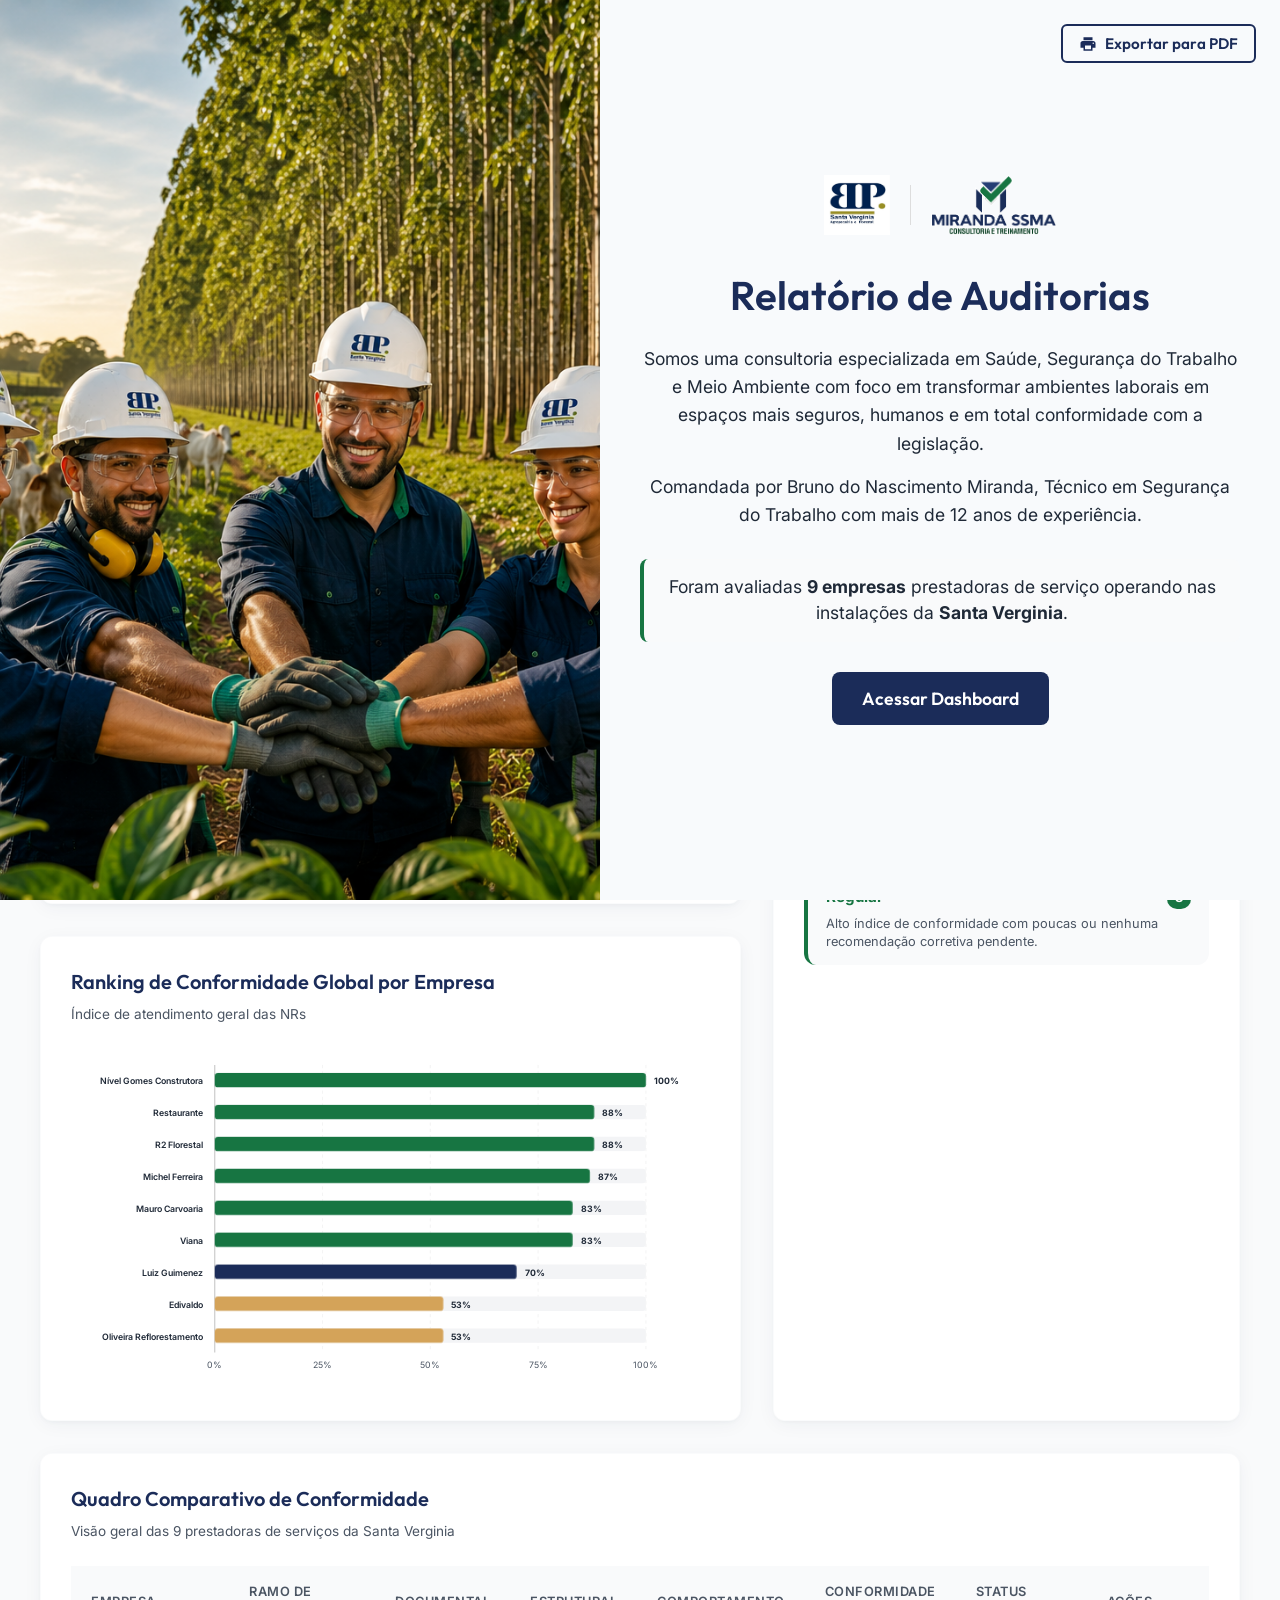
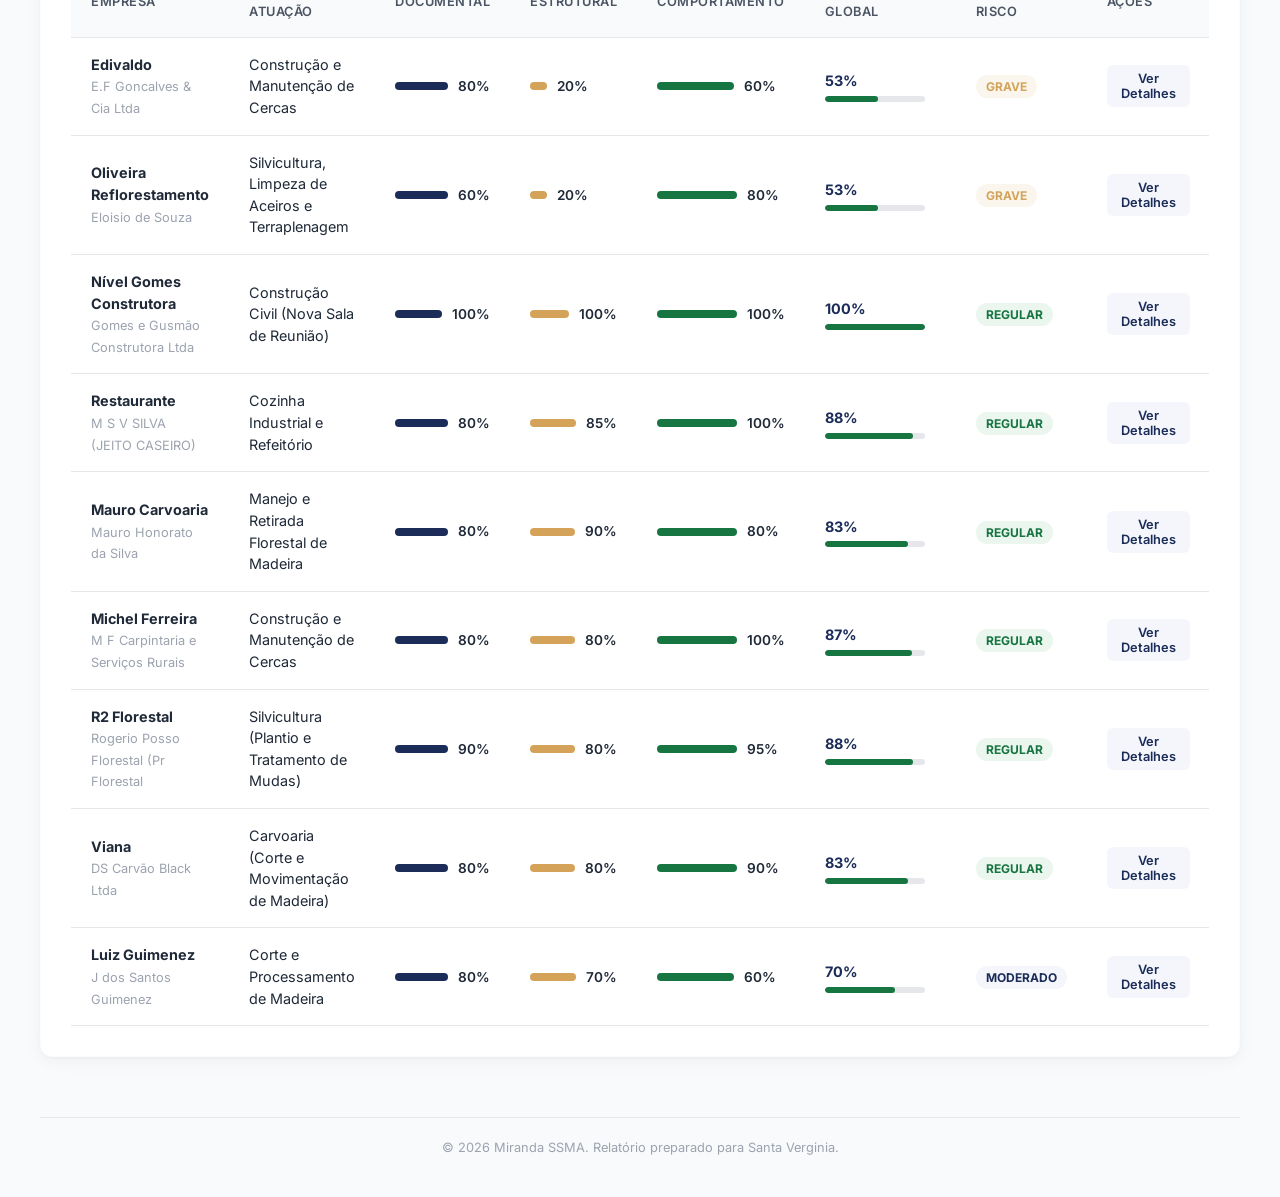
<file: miranda.ssma/index.html>
<!DOCTYPE html>
<html lang="pt-BR">
<head>
  <meta charset="UTF-8">
  <meta name="viewport" content="width=device-width, initial-scale=1.0">
  <title>SSMA - Ciclo de Auditorias | Miranda SSMA & Santa Verginia</title>
  <meta name="description" content="Dashboard de auditorias de segurança de terceiros - Miranda SSMA para Santa Verginia.">
  <link rel="preconnect" href="https://fonts.googleapis.com">
  <link rel="preconnect" href="https://fonts.gstatic.com" crossorigin>
  <link href="https://fonts.googleapis.com/css2?family=Inter:wght@300;400;500;600;700&family=Outfit:wght@400;500;600;700;800&display=swap" rel="stylesheet">
  <link rel="stylesheet" href="style.css">
</head>
<body>
  <!-- Splash Screen (Capa) -->
  <div id="splash-screen" class="splash-screen">
    <div class="splash-image"></div>
    <button class="splash-export-btn no-print" onclick="printCapa()" title="Exportar Capa">
      <svg style="width: 18px; height: 18px; margin-right: 8px;" viewBox="0 0 24 24" fill="currentColor"><path d="M19 8H5c-1.66 0-3 1.34-3 3v6h4v4h12v-4h4v-6c0-1.66-1.34-3-3-3zm-3 11H8v-5h8v5zm3-7c-.55 0-1-.45-1-1s.45-1 1-1 1 .45 1 1-.45 1-1 1zm-1-9H6v4h12V3z"/></svg>
      Exportar para PDF
    </button>
    <div class="splash-content-wrapper">
      <div class="splash-content">
        <div class="splash-logos">
          <img src="assets/Logo_Santa_Verginia.jpeg" alt="Logo Santa Verginia">
          <div class="splash-logo-divider"></div>
          <img src="assets/Logo_Miranda_SSMA.png" alt="Logo Miranda SSMA">
        </div>
        <h1>Relatório de Auditorias</h1>
        <p class="splash-desc">Somos uma consultoria especializada em Saúde, Segurança do Trabalho e Meio Ambiente com foco em transformar ambientes laborais em espaços mais seguros, humanos e em total conformidade com a legislação.</p>
        <p class="splash-desc">Comandada por Bruno do Nascimento Miranda, Técnico em Segurança do Trabalho com mais de 12 anos de experiência.</p>
        <div class="splash-stats">
          <p>Foram avaliadas <strong>9 empresas</strong> prestadoras de serviço operando nas instalações da <strong>Santa Verginia</strong>.</p>
        </div>
        <button class="splash-btn" onclick="enterDashboard()">Acessar Dashboard</button>
      </div>
    </div>
  </div>

  <!-- Layout Container -->
  <div class="app-container">
    <!-- Top Navigation Bar -->
    <header class="top-nav-bar no-print">
      <div class="top-nav-title-text" onclick="goHome()" style="cursor: pointer; display: flex; align-items: center; gap: 12px; transition: opacity 0.2s;" title="Voltar para a Capa Inicial" onmouseover="this.style.opacity='0.8'" onmouseout="this.style.opacity='1'">
        <svg xmlns="http://www.w3.org/2000/svg" width="28" height="28" viewBox="0 0 24 24" fill="none" stroke="currentColor" stroke-width="2" stroke-linecap="round" stroke-linejoin="round" style="color: #ffffff;"><path d="M3 9l9-7 9 7v11a2 2 0 0 1-2 2H5a2 2 0 0 1-2-2z"></path><polyline points="9 22 9 12 15 12 15 22"></polyline></svg>
        <div style="display: flex; flex-direction: column;">
          <span class="brand-title-main" style="line-height: 1;">Miranda SSMA</span>
          <span class="brand-title-sub" style="margin-left: 0; line-height: 1.2; margin-top: 4px; font-size: 13px;">Auditoria de Terceiros &bull; Santa Verginia</span>
        </div>
      </div>
      
      <div class="nav-tabs">
        <button class="nav-tab-btn active" id="btn-tab-dashboard" onclick="switchTab('dashboard')">Visão Geral</button>
        <button class="nav-tab-btn" id="btn-tab-strategic" onclick="switchTab('strategic')">Análise Estratégica</button>
        <button class="nav-tab-btn" id="btn-tab-companies" onclick="switchTab('companies')">Análise por Empresa</button>
        <button class="nav-tab-btn" id="btn-tab-fazenda" onclick="switchTab('fazenda')">Fazenda S. Verginia</button>
      </div>
      
      <div class="nav-actions">
        <button class="print-action-btn-top" onclick="printReport()">
          <svg class="icon" viewBox="0 0 24 24"><path d="M19 8H5c-1.66 0-3 1.34-3 3v6h4v4h12v-4h4v-6c0-1.66-1.34-3-3-3zm-3 11H8v-5h8v5zm3-7c-.55 0-1-.45-1-1s.45-1 1-1 1 .45 1 1-.45 1-1 1zm-1-9H6v4h12V3z"/></svg>
          Exportar para PDF
        </button>
      </div>
    </header>

    <!-- Main Content Area -->
    <main class="main-content">
      
      <!-- Content Header (Title of active tab) -->
      <div class="content-header no-print">
        <div class="header-titles">
          <span class="badge-title">Miranda SSMA &bull; Auditoria de Terceiros</span>
          <h2 id="main-title">Visão Geral de SSMA</h2>
        </div>
        <div class="header-logos">
          <img src="assets/Logo_Santa_Verginia.jpeg" alt="Logo Santa Verginia" class="header-logo-img">
          <div class="header-logo-divider"></div>
          <img src="assets/Logo_Miranda_SSMA.png" alt="Logo Miranda SSMA" class="header-logo-img">
        </div>
      </div>
      
      <!-- Print Header (Only visible when printing) -->
      <div class="print-header">
        <div class="print-header-titles">
          <span class="print-badge-title">Miranda SSMA &bull; Auditoria de Terceiros</span>
          <h2 class="print-main-title">Visão Geral de SSMA</h2>
        </div>
        <div class="print-logos-header">
          <div class="print-logo-item">
            <span>Contratante:</span>
            <img src="assets/Logo_Santa_Verginia.jpeg" alt="Logo Santa Verginia">
          </div>
          <div class="print-logo-item">
            <span>Prestador:</span>
            <img src="assets/Logo_Miranda_SSMA.png" alt="Logo Miranda SSMA">
          </div>
        </div>
      </div>

      <!-- TAB 1: VISION GERAL (DASHBOARD) -->
      <section id="tab-dashboard" class="tab-panel active">
        <!-- Stat Cards Grid -->
        <div class="stats-grid">
          <div class="stat-card">
            <div class="stat-icon-wrapper" style="background-color: rgba(27, 44, 89, 0.1);">
              <svg class="icon" style="fill: #1b2c59;" viewBox="0 0 24 24"><path d="M4 10h3v7H4zm6.5 0h3v7h-3zM17 10h3v7h-3zm3-7H4c-1.1 0-2 .9-2 2v14c0 1.1.9 2 2 2h16c1.1 0 2-.9 2-2V5c0-1.1-.9-2-2-2zm0 16H4V5h16v14z"/></svg>
            </div>
            <div class="stat-info">
              <h3>Empresas Auditadas</h3>
              <p class="stat-value" id="stat-total-companies">0</p>
            </div>
          </div>
          
          <div class="stat-card">
            <div class="stat-icon-wrapper" style="background-color: rgba(23, 117, 66, 0.1);">
              <svg class="icon" style="fill: #177542;" viewBox="0 0 24 24"><path d="M14 2H6c-1.1 0-1.99.9-1.99 2L4 20c0 1.1.89 2 1.99 2H18c1.1 0 2-.9 2-2V8l-6-6zm2 16H8v-2h8v2zm0-4H8v-2h8v2zm-3-5V3.5L18.5 9H13z"/></svg>
            </div>
            <div class="stat-info">
              <h3>Média Doc.</h3>
              <p class="stat-value text-green" id="stat-avg-documental">0%</p>
              <div class="stat-trend" id="trend-avg-documental"></div>
            </div>
          </div>
          
          <div class="stat-card">
            <div class="stat-icon-wrapper" style="background-color: rgba(212, 163, 89, 0.1);">
              <svg class="icon" style="fill: #d4a359;" viewBox="0 0 24 24"><path d="M12 3L2 12h3v8h14v-8h3L12 3zm0 11.5c-1.38 0-2.5-1.12-2.5-2.5s1.12-2.5 2.5-2.5 2.5 1.12 2.5 2.5-1.12 2.5-2.5 2.5z"/></svg>
            </div>
            <div class="stat-info">
              <h3>Média Estrutural</h3>
              <p class="stat-value" style="color: #d4a359;" id="stat-avg-estrutural">0%</p>
              <div class="stat-trend" id="trend-avg-estrutural"></div>
            </div>
          </div>

          <div class="stat-card">
            <div class="stat-icon-wrapper" style="background-color: rgba(23, 117, 66, 0.1);">
              <svg class="icon" style="fill: #177542;" viewBox="0 0 24 24"><path d="M12 2C6.48 2 2 6.48 2 12s4.48 10 10 10 10-4.48 10-10S17.52 2 12 2zm1 17h-2v-2h2v2zm2.07-7.75l-.9.92C13.45 12.9 13 13.5 13 15h-2v-.5c0-1.1.45-2.1 1.17-2.83l1.24-1.26c.37-.36.59-.86.59-1.41 0-1.1-.9-2-2-2s-2 .9-2 2H7c0-2.76 2.24-5 5-5s5 2.24 5 5c0 1.04-.42 1.99-1.07 2.25z"/></svg>
            </div>
            <div class="stat-info">
              <h3>Média Comport.</h3>
              <p class="stat-value" style="color: #177542;" id="stat-avg-comportamental">0%</p>
              <div class="stat-trend" id="trend-avg-comportamental"></div>
            </div>
          </div>

          <div class="stat-card">
            <div class="stat-icon-wrapper" style="background-color: rgba(217, 83, 79, 0.1);">
              <svg class="icon" style="fill: #d9534f;" viewBox="0 0 24 24"><path d="M12 2C6.48 2 2 6.48 2 12s4.48 10 10 10 10-4.48 10-10S17.52 2 12 2zm1 15h-2v-2h2v2zm0-4h-2V7h2v6z"/></svg>
            </div>
            <div class="stat-info">
              <h3>Empresas Críticas</h3>
              <p class="stat-value text-red" id="stat-critical-count">0</p>
            </div>
          </div>
        </div>

        <!-- Charts & Overviews -->
        <div class="dashboard-main-grid">
          <!-- Left Column: Stacked Charts -->
          <div class="dashboard-charts-column">
            <!-- Comparison Chart Box -->
            <div class="dashboard-card chart-box">
              <div class="card-header">
                <h2>Desempenho Geral por Empresa</h2>
                <span class="sub-title">Conformidade por Categoria (%)</span>
              </div>
              <div class="bar-chart-container" id="bar-chart">
                <!-- Rendered Dynamically in JS with SVG or DOM bars -->
              </div>
              <div class="chart-legend">
                <span class="legend-item"><span class="legend-color bullet-doc"></span> Documental</span>
                <span class="legend-item"><span class="legend-color bullet-struct"></span> Estrutural</span>
                <span class="legend-item"><span class="legend-color bullet-comp"></span> Comportamental</span>
              </div>
            </div>
            
            <!-- Global Compliance Ranking Box -->
            <div class="dashboard-card ranking-box" style="margin-top: 32px;">
              <div class="card-header">
                <h2>Ranking de Conformidade Global por Empresa</h2>
                <span class="sub-title">Índice de atendimento geral das NRs</span>
              </div>
              <div class="ranking-chart-container" id="ranking-chart">
                <!-- Rendered Dynamically in JS -->
              </div>
            </div>
          </div>

          <!-- Criticidades Summary Box -->
          <div class="dashboard-card alerts-box">
            <div class="card-header">
              <h2>Distribuição de Criticidade</h2>
              <span class="sub-title">Status e Nível de Risco</span>
            </div>
            <div class="criticality-overview" id="criticality-overview-list">
              <!-- Populated by JS -->
            </div>
          </div>
        </div>

        <!-- Global Summary Table -->
        <div class="dashboard-card table-box">
          <div class="card-header">
            <h2>Quadro Comparativo de Conformidade</h2>
            <span class="sub-title">Visão geral das 9 prestadoras de serviços da Santa Verginia</span>
          </div>
          <div class="responsive-table-wrapper">
            <table class="comparative-table">
              <thead>
                <tr>
                  <th>Empresa</th>
                  <th>Ramo de Atuação</th>
                  <th>Documental</th>
                  <th>Estrutural</th>
                  <th>Comportamento</th>
                  <th>Conformidade Global</th>
                  <th>Status Risco</th>
                  <th class="no-print">Ações</th>
                </tr>
              </thead>
              <tbody id="comparative-table-body">
                <!-- Populated by JS -->
              </tbody>
            </table>
          </div>
        </div>
      </section>

      <!-- TAB 2: DETALHE POR EMPRESA (CARROSSEL) -->
      <section id="tab-companies" class="tab-panel">
        <!-- Carousel Nav Buttons & Dropdown Selector -->
        <div class="carousel-nav-container no-print">
          <div class="carousel-nav-left">
            <button class="carousel-control-btn prev" onclick="navigateCarousel(-1)">
              <svg class="icon" viewBox="0 0 24 24"><path d="M15.41 16.59L10.83 12l4.58-4.59L14 6l-6 6 6 6 1.41-1.41z"/></svg>
              Anterior
            </button>
            
            <div class="carousel-indicator">
              <span id="current-carousel-index">1</span> de <span id="total-carousel-companies">9</span>
            </div>
            
            <button class="carousel-control-btn next" onclick="navigateCarousel(1)">
              Próximo
              <svg class="icon" viewBox="0 0 24 24"><path d="M8.59 16.58L13.17 12 8.59 7.41 10 6l6 6-6 6-1.41-1.42z"/></svg>
            </button>
          </div>
          
          <div class="carousel-nav-right">
            <label for="company-select" class="dropdown-label">Selecionar Empresa:</label>
            <select id="company-select" class="premium-select" onchange="selectCompany(parseInt(this.value))">
              <!-- Populated by JS -->
            </select>
          </div>
        </div>

        <!-- Detailed Company Card (The dynamic sheet) -->
        <div class="company-detail-card" id="company-detail-card-render">
          <!-- Populated dynamically by renderCompanyDetail(index) -->
        </div>
      </section>
      
      <!-- TAB 3: ANÁLISE ESTRATÉGICA -->
      <section id="tab-strategic" class="tab-panel">
        <div id="strategic-analysis-render">
          <!-- Populated by JS -->
        </div>
      </section>

      <!-- TAB 4: AJUDA & METODOLOGIA -->
      <section id="tab-help" class="tab-panel">
        <div id="help-render">
          <!-- Populated dynamically by JS -->
        </div>
      </section>

      <!-- Footer Copyright -->
      <footer class="main-footer no-print">
        <p>&copy; 2026 Miranda SSMA. Relatório preparado para Santa Verginia.</p>
      </footer>
      <!-- FAZENDA TAB -->
      <div id="tab-fazenda" class="tab-panel">
        <div id="fazenda-container"></div>
      </div>

    </main>
  </div>

  <!-- Botão Flutuante de Ajuda -->
  <button class="floating-help-btn no-print" onclick="switchTab('help')" title="Dúvidas e Metodologia?">
    <svg xmlns="http://www.w3.org/2000/svg" width="28" height="28" viewBox="0 0 24 24" fill="none" stroke="currentColor" stroke-width="2" stroke-linecap="round" stroke-linejoin="round"><circle cx="12" cy="12" r="10"></circle><path d="M9.09 9a3 3 0 0 1 5.83 1c0 2-3 3-3 3"></path><line x1="12" y1="17" x2="12.01" y2="17"></line></svg>
  </button>

  <!-- Load script files -->
  <script src="data.js"></script>
  <script src="app.js"></script>
</body>
</html>
</file>
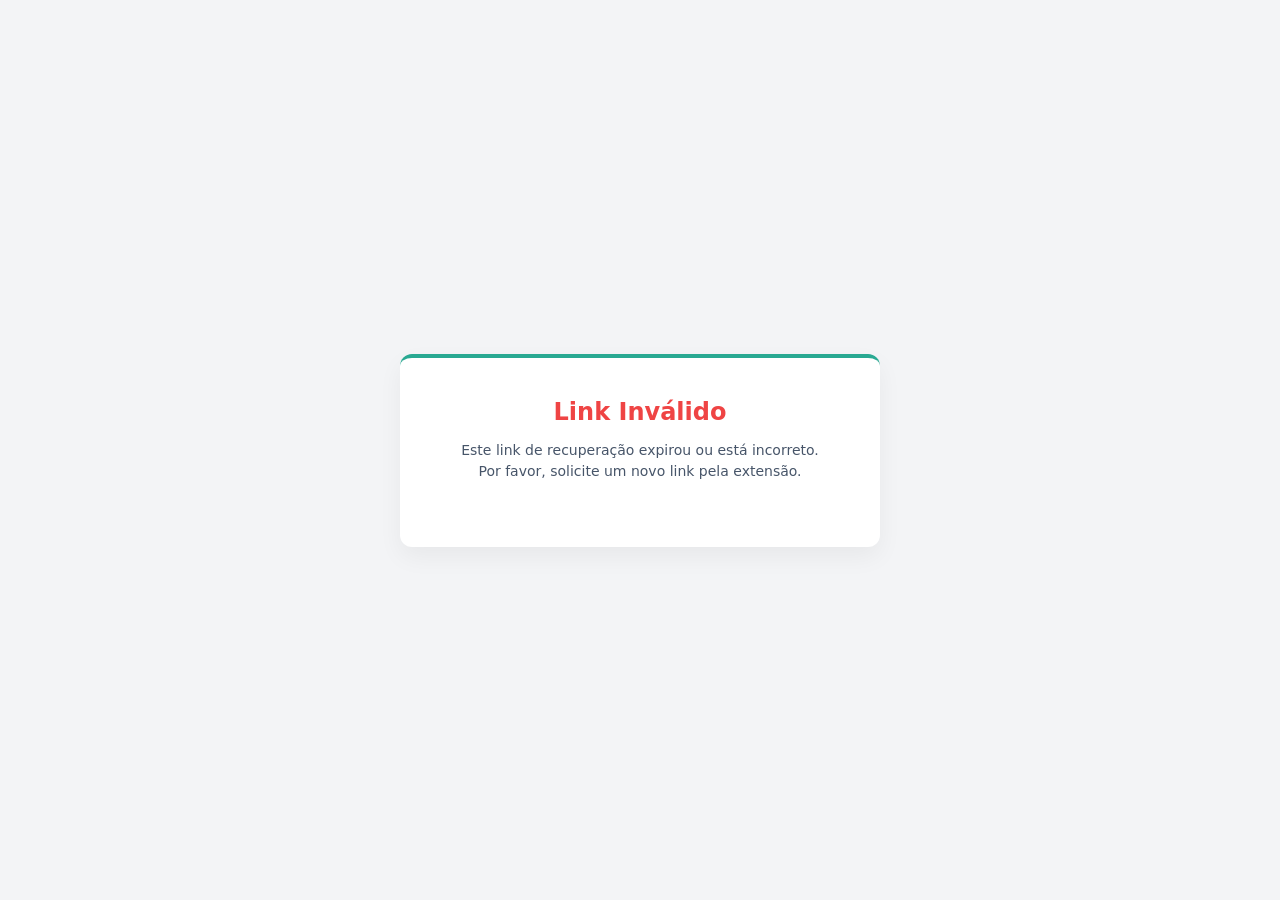
<file: skeletro/recuperar-senha.html>
<!DOCTYPE html>
<html lang="pt-BR">
<head>
    <meta charset="UTF-8">
    <meta name="viewport" content="width=device-width, initial-scale=1.0">
    <title>Skeletro - Nova Senha</title>
    <style>
        body {
            margin: 0; padding: 0; font-family: 'Segoe UI', system-ui, sans-serif;
            background: #f3f4f6; display: flex; align-items: center; justify-content: center;
            height: 100vh; color: #1e293b;
        }
        .container {
            background: #ffffff; padding: 40px; border-radius: 12px;
            box-shadow: 0 10px 25px rgba(0,0,0,0.05); width: 100%; max-width: 400px;
            text-align: center; border-top: 4px solid #29A992;
        }
        h2 { color: #29A992; margin-top: 0; margin-bottom: 10px; }
        p { color: #475569; font-size: 14px; margin-bottom: 25px; line-height: 1.5; }
        .input-group { margin-bottom: 15px; text-align: left; }
        label { display: block; font-size: 12px; font-weight: bold; margin-bottom: 5px; color: #475569; }
        input {
            width: 100%; padding: 12px; border: 1px solid #94a3b8; border-radius: 6px;
            background: #f8fafc; font-size: 14px; outline: none; box-sizing: border-box;
        }
        input:focus { border-color: #29A992; }
        button {
            width: 100%; padding: 12px; background: #29A992; color: #fff;
            border: none; border-radius: 6px; font-size: 14px; font-weight: bold;
            cursor: pointer; transition: background 0.2s; margin-top: 10px;
        }
        button:hover { background: #1F8A75; }
        button:disabled { background: #94a3b8; cursor: not-allowed; }
        #msg { margin-top: 15px; font-size: 13px; font-weight: bold; min-height: 20px; }
        .success { color: #10b981; }
        .error { color: #ef4444; }
        .hidden { display: none; }
    </style>
</head>
<body>

<div class="container" id="box-form">
    <h2>Criar Nova Senha</h2>
    <p>Digite abaixo a sua nova senha de acesso para o Motor DAX do Skeletro.</p>
    
    <div class="input-group">
        <label>Nova Senha</label>
        <input type="password" id="senha" placeholder="Mínimo de 6 caracteres">
    </div>
    <div class="input-group">
        <label>Confirmar Senha</label>
        <input type="password" id="confirma-senha" placeholder="Repita a senha">
    </div>

    <button id="btn-salvar">Salvar Nova Senha</button>
    <div id="msg"></div>
</div>

<div class="container hidden" id="box-erro">
    <h2 style="color: #ef4444;">Link Inválido</h2>
    <p>Este link de recuperação expirou ou está incorreto.<br>Por favor, solicite um novo link pela extensão.</p>
</div>

<div class="container hidden" id="box-sucesso">
    <h2>Senha Alterada! 🎉</h2>
    <p>Sua senha foi atualizada com sucesso no banco de dados.</p>
    <p><b>Você já pode fechar esta página, abrir a extensão do Skeletro e fazer o login!</b></p>
</div>

<script>
    // === CONFIGURAÇÕES SUPABASE ===
    const SUPABASE_URL = 'https://boxlpfjicbaybwldcrqk.supabase.co';
    const SUPABASE_ANON_KEY = 'eyJhbGciOiJIUzI1NiIsInR5cCI6IkpXVCJ9.eyJpc3MiOiJzdXBhYmFzZSIsInJlZiI6ImJveGxwZmppY2JheWJ3bGRjcnFrIiwicm9sZSI6ImFub24iLCJpYXQiOjE3Nzc3NTcwNTEsImV4cCI6MjA5MzMzMzA1MX0.Hrr6QAVwgEtATCb_MfzMm388V29tT39yKs-Sf5AZLWA'; //

    // Extrair o Token da URL (O Supabase envia o token depois do '#')
    const hash = window.location.hash.substring(1);
    const params = new URLSearchParams(hash);
    const accessToken = params.get('access_token');
    const type = params.get('type');

    // Validação inicial do Link
    if (!accessToken || type !== 'recovery') {
        document.getElementById('box-form').classList.add('hidden');
        document.getElementById('box-erro').classList.remove('hidden');
    }

    const btn = document.getElementById('btn-salvar');
    const msg = document.getElementById('msg');

    btn.addEventListener('click', async () => {
        const senha = document.getElementById('senha').value;
        const confirma = document.getElementById('confirma-senha').value;

        if (senha.length < 6) {
            msg.className = 'error'; msg.textContent = 'A senha deve ter no mínimo 6 caracteres.'; return;
        }
        if (senha !== confirma) {
            msg.className = 'error'; msg.textContent = 'As senhas não coincidem.'; return;
        }

        btn.disabled = true;
        msg.className = '';
        msg.style.color = '#475569';
        msg.textContent = 'Atualizando senha no servidor...';

        try {
            // Chamada direta para a API REST do Supabase para alterar a senha
            const response = await fetch(`${SUPABASE_URL}/auth/v1/user`, {
                method: 'PUT',
                headers: {
                    'Content-Type': 'application/json',
                    'apikey': SUPABASE_ANON_KEY,
                    'Authorization': `Bearer ${accessToken}`
                },
                body: JSON.stringify({ password: senha })
            });

            if (!response.ok) {
                const data = await response.json();
                throw new Error(data.msg || data.message || 'Erro ao atualizar senha.');
            }

            // Sucesso!
            document.getElementById('box-form').classList.add('hidden');
            document.getElementById('box-sucesso').classList.remove('hidden');

        } catch (error) {
            msg.className = 'error';
            msg.textContent = error.message;
            btn.disabled = false;
        }
    });
</script>

</body>
</html>
</file>
<file: miranda.ssma/style.css>
/* ==========================================================================
   DESIGN SYSTEM & VARIABLES
   ========================================================================== */
:root {
  /* HSL Tailored Colors */
  --primary-color: #1b2c59;      /* Navy Miranda */
  --primary-light: #2c427c;
  --primary-bg: #f4f6fb;
  
  --secondary-color: #177542;    /* Green Miranda */
  --secondary-light: #239458;
  --secondary-bg: #eaf6ee;
  
  --tertiary-color: #ffffff;
  
  --warning-color: #d4a359;      /* Warm Gold */
  --warning-light: #e0b777;
  --warning-bg: #faf6ee;
  
  --danger-color: #d9534f;       /* Crimson Red */
  --danger-light: #e66b68;
  --danger-bg: #fdf2f2;
  
  --neutral-dark: #1f2937;
  --neutral-medium: #4b5563;
  --neutral-light: #9ca3af;
  --neutral-bg: #f9fafb;
  --border-color: #e5e7eb;
  
  /* Layout Metrics */
  --sidebar-width: 280px;
  --header-height: 80px;
  --border-radius-sm: 6px;
  --border-radius-md: 12px;
  --border-radius-lg: 20px;
  
  /* Premium Shadows */
  --shadow-sm: 0 1px 3px rgba(0, 0, 0, 0.05);
  --shadow-md: 0 4px 20px -2px rgba(27, 44, 89, 0.06), 0 2px 4px -1px rgba(27, 44, 89, 0.04);
  --shadow-lg: 0 10px 30px -5px rgba(27, 44, 89, 0.1), 0 4px 6px -2px rgba(27, 44, 89, 0.05);
  
  /* Animations */
  --transition-fast: 0.2s cubic-bezier(0.4, 0, 0.2, 1);
  --transition-normal: 0.3s cubic-bezier(0.4, 0, 0.2, 1);
}

/* ==========================================================================
   GLOBAL STYLES & TYPOGRAPHY
   ========================================================================== */
* {
  margin: 0;
  padding: 0;
  box-sizing: border-box;
  -webkit-font-smoothing: antialiased;
}

body {
  font-family: 'Inter', sans-serif;
  background-color: var(--neutral-bg);
  color: var(--neutral-dark);
  line-height: 1.5;
  overflow-x: hidden;
}

h1, h2, h3, h4, .badge-title {
  font-family: 'Outfit', sans-serif;
  font-weight: 600;
}

button, select {
  font-family: inherit;
  cursor: pointer;
  border: none;
  outline: none;
}

/* Scrollbar Styling */
::-webkit-scrollbar {
  width: 6px;
  height: 6px;
}
::-webkit-scrollbar-track {
  background: var(--neutral-bg);
}
::-webkit-scrollbar-thumb {
  background: var(--neutral-light);
  border-radius: 3px;
}
::-webkit-scrollbar-thumb:hover {
  background: var(--neutral-medium);
}

/* ==========================================================================
   LAYOUT STRUCTURE
   ========================================================================== */
.app-container {
  display: flex;
  width: 100%;
  min-height: 100vh;
}

/* Top Navigation Bar */
.top-nav-bar {
  position: fixed;
  top: 0;
  left: 0;
  right: 0;
  height: var(--header-height);
  background-color: var(--primary-color);
  color: var(--tertiary-color);
  display: flex;
  justify-content: space-between;
  align-items: center;
  padding: 0 40px;
  z-index: 1000;
  box-shadow: 0 4px 20px rgba(0, 0, 0, 0.08);
}

.top-nav-title-text {
  display: flex;
  align-items: center;
  gap: 12px;
}

.brand-title-main {
  font-family: 'Outfit', sans-serif;
  font-size: 1.25rem;
  font-weight: 700;
  color: #ffffff;
}

.brand-title-sub {
  font-size: 0.85rem;
  color: rgba(255, 255, 255, 0.7);
  font-weight: 500;
}

/* Nav Tabs */
.nav-tabs {
  display: flex;
  background-color: rgba(255, 255, 255, 0.08);
  padding: 4px;
  border-radius: 30px;
  border: 1px solid rgba(255, 255, 255, 0.1);
}

.nav-tab-btn {
  padding: 8px 20px;
  border-radius: 25px;
  color: rgba(255, 255, 255, 0.8);
  font-weight: 600;
  background: transparent;
  transition: var(--transition-fast);
  font-size: 0.88rem;
}

.nav-tab-btn:hover {
  color: #fff;
}

.nav-tab-btn.active {
  background-color: var(--secondary-color);
  color: #fff;
  box-shadow: 0 4px 10px rgba(23, 117, 66, 0.2);
}

.icon {
  width: 20px;
  height: 20px;
  fill: currentColor;
  flex-shrink: 0;
}

/* Print/Export top button */
.print-action-btn-top {
  padding: 10px 18px;
  background-color: rgba(255, 255, 255, 0.08);
  border: 1px solid rgba(255, 255, 255, 0.1);
  color: #fff;
  font-weight: 600;
  border-radius: var(--border-radius-md);
  display: flex;
  align-items: center;
  gap: 8px;
  transition: var(--transition-fast);
  font-size: 0.85rem;
}

.print-action-btn-top:hover {
  background-color: var(--tertiary-color);
  color: var(--primary-color);
}

/* Main Content Layout */
.main-content {
  margin-left: auto;
  margin-right: auto;
  margin-top: var(--header-height);
  width: 100%;
  min-width: 0;
  padding: 40px;
  max-width: 1600px;
}

/* Content Header Inside Main Content */
.content-header {
  display: flex;
  justify-content: space-between;
  align-items: center;
  margin-bottom: 32px;
  padding-bottom: 20px;
  border-bottom: 1px solid var(--border-color);
}

.header-logos {
  display: flex;
  align-items: center;
  background-color: #ffffff;
  padding: 12px 24px;
  border-radius: var(--border-radius-md);
  gap: 20px;
  box-shadow: var(--shadow-sm);
  border: 1px solid var(--border-color);
}

.header-logo-img {
  height: 56px;
  width: auto;
  object-fit: contain;
}

.header-logo-divider {
  width: 1px;
  height: 40px;
  background-color: var(--border-color);
}

.header-titles {
  display: flex;
  flex-direction: column;
  gap: 4px;
}

.badge-title {
  font-size: 0.8rem;
  text-transform: uppercase;
  color: var(--secondary-color);
  letter-spacing: 1px;
}

.content-header h2 {
  font-size: 1.8rem;
  color: var(--primary-color);
}

/* Tab Panels Switching styling */
.tab-panel {
  display: none;
}

.tab-panel.active {
  display: block;
  animation: fadeIn 0.4s ease;
}

@keyframes growUp {
  0% { transform: scaleY(0); }
  100% { transform: scaleY(1); }
}

@keyframes growWidth {
  0% { width: 0%; }
  100% { width: var(--target-width); }
}

@keyframes gaugeFill {
  0% { stroke-dashoffset: 314.16; }
  100% { stroke-dashoffset: var(--target-offset); }
}

@keyframes fadeInSlide {
  0% { opacity: 0; transform: translateY(10px); }
  100% { opacity: 1; transform: translateY(0); }
}

.chart-rect {
  transform-origin: bottom;
  transform-box: fill-box;
  animation: growUp 0.8s cubic-bezier(0.2, 0.8, 0.2, 1) forwards;
}

/* For multi-bar charts, add a small stagger based on nth-child or style injection */
.chart-text-anim {
  opacity: 0;
  animation: fadeInSlide 0.5s ease forwards;
}

@keyframes fadeIn {
  from { opacity: 0; transform: translateY(10px); }
  to { opacity: 1; transform: translateY(0); }
}

/* ==========================================================================
   TAB 1: VISION GERAL (DASHBOARD)
   ========================================================================== */
.stats-grid {
  display: grid;
  grid-template-columns: repeat(auto-fit, minmax(220px, 1fr));
  gap: 24px;
  margin-bottom: 32px;
}

.stat-card {
  background: #fff;
  border-radius: var(--border-radius-md);
  padding: 24px;
  box-shadow: var(--shadow-md);
  display: flex;
  align-items: center;
  gap: 20px;
  border: 1px solid rgba(27, 44, 89, 0.02);
  transition: transform 0.2s;
}

.stat-card:hover {
  transform: translateY(-2px);
}

.stat-icon-wrapper {
  width: 54px;
  height: 54px;
  border-radius: var(--border-radius-md);
  display: flex;
  align-items: center;
  justify-content: center;
}

.stat-icon-wrapper .icon {
  width: 26px;
  height: 26px;
}

.stat-info h3 {
  font-size: 0.85rem;
  color: var(--neutral-medium);
  font-weight: 500;
  margin-bottom: 4px;
}

.stat-value {
  font-family: 'Outfit', sans-serif;
  font-size: 1.8rem;
  font-weight: 700;
  color: var(--primary-color);
  line-height: 1;
}

.text-green { color: var(--secondary-color); }
.text-red { color: var(--danger-color); }

/* Dashboard Cards Layout Grid */
.dashboard-main-grid {
  display: grid;
  grid-template-columns: 1.8fr 1.2fr;
  gap: 32px;
  margin-bottom: 32px;
}

.dashboard-card {
  background: #fff;
  border-radius: var(--border-radius-md);
  padding: 30px;
  box-shadow: var(--shadow-md);
  border: 1px solid rgba(27, 44, 89, 0.02);
}

.card-header {
  margin-bottom: 24px;
}

.card-header h2 {
  font-size: 1.25rem;
  color: var(--primary-color);
  margin-bottom: 4px;
}

.sub-title {
  font-size: 0.85rem;
  color: var(--neutral-medium);
}

/* SVG Chart styles */
.bar-chart-container {
  width: 100%;
  margin-bottom: 16px;
}

.comparison-svg-chart {
  width: 100%;
  height: auto;
}

.chart-axis-text {
  font-size: 11px;
  fill: var(--neutral-medium);
}

.chart-label-text {
  font-size: 11px;
  fill: var(--neutral-dark);
  font-weight: 600;
}

.chart-bar-group {
  cursor: pointer;
}

.chart-rect {
  transition: opacity var(--transition-fast), transform var(--transition-fast);
}

.chart-bar-group:hover .chart-rect {
  opacity: 0.85;
}

.chart-legend {
  display: flex;
  justify-content: center;
  gap: 24px;
  margin-top: 10px;
  font-size: 0.85rem;
  color: var(--neutral-medium);
}

.legend-item {
  display: flex;
  align-items: center;
  gap: 8px;
}

.legend-color {
  width: 12px;
  height: 12px;
  border-radius: 3px;
  display: inline-block;
}

.bullet-doc { background-color: var(--primary-color); }
.bullet-struct { background-color: var(--warning-color); }
.bullet-comp { background-color: var(--secondary-color); }

/* Criticality / Alerts overview list */
.criticality-overview {
  display: flex;
  flex-direction: column;
  gap: 14px;
}

.criticality-item {
  padding: 14px 18px;
  background: var(--neutral-bg);
  border-radius: var(--border-radius-md);
  border-left: 4px solid #ccc;
}

.crit-header {
  display: flex;
  justify-content: space-between;
  align-items: center;
  margin-bottom: 6px;
}

.crit-title {
  font-size: 0.95rem;
  font-weight: 700;
}

.crit-badge-count {
  padding: 2px 8px;
  border-radius: 10px;
  color: #fff;
  font-size: 0.8rem;
  font-weight: 700;
}

.crit-desc {
  font-size: 0.8rem;
  color: var(--neutral-medium);
  line-height: 1.4;
}

/* Comparative Table Section */
.table-box {
  margin-bottom: 32px;
}

.responsive-table-wrapper {
  width: 100%;
  overflow-x: auto;
}

.comparative-table {
  width: 100%;
  border-collapse: collapse;
  text-align: left;
  font-size: 0.9rem;
}

.comparative-table th, .comparative-table td {
  padding: 16px 20px;
  border-bottom: 1px solid var(--border-color);
}

.comparative-table th {
  background-color: var(--neutral-bg);
  color: var(--neutral-medium);
  font-weight: 600;
  font-size: 0.8rem;
  text-transform: uppercase;
  letter-spacing: 0.5px;
}

.comparative-table tbody tr {
  transition: background-color var(--transition-fast);
}

.comparative-table tbody tr:hover {
  background-color: rgba(27, 44, 89, 0.01);
}

.comparative-table td strong {
  color: var(--neutral-dark);
}

.text-muted {
  font-size: 0.8rem;
  color: var(--neutral-light);
}

/* Table percentage bars */
.percentage-bar-container {
  display: flex;
  align-items: center;
  gap: 10px;
}

.percentage-bar {
  height: 8px;
  border-radius: 4px;
  max-width: 80px;
}

.percentage-bar-container span {
  font-weight: 600;
  font-size: 0.85rem;
}

/* Global compliance column progress */
.global-progress-wrapper {
  display: flex;
  flex-direction: column;
  gap: 4px;
  width: 100px;
}

.global-score-text {
  font-weight: 700;
  font-size: 0.9rem;
  color: var(--primary-color);
}

.global-bar-outer {
  width: 100%;
  height: 6px;
  background-color: var(--border-color);
  border-radius: 3px;
  overflow: hidden;
}

.global-bar-inner {
  height: 100%;
  background-color: var(--secondary-color);
  border-radius: 3px;
}

/* Status pills */
.badge-pill {
  padding: 4px 10px;
  border-radius: 20px;
  font-size: 0.75rem;
  font-weight: 700;
  text-transform: uppercase;
}

.bg-critico { background-color: var(--danger-bg); color: var(--danger-color); }
.bg-grave { background-color: var(--warning-bg); color: var(--warning-color); }
.bg-moderado { background-color: var(--primary-bg); color: var(--primary-color); }
.bg-ok { background-color: var(--secondary-bg); color: var(--secondary-color); }

.action-view-btn {
  padding: 6px 14px;
  background-color: var(--primary-bg);
  color: var(--primary-color);
  border-radius: var(--border-radius-sm);
  font-size: 0.8rem;
  font-weight: 600;
  transition: var(--transition-fast);
}

.action-view-btn:hover {
  background-color: var(--primary-color);
  color: #fff;
}

/* ==========================================================================
   TAB 2: DETALHE POR EMPRESA (CARROSSEL)
   ========================================================================= */
.carousel-nav-container {
  display: flex;
  justify-content: space-between;
  align-items: center;
  background: #fff;
  padding: 16px 24px;
  border-radius: var(--border-radius-md);
  box-shadow: var(--shadow-sm);
  margin-bottom: 24px;
  border: 1px solid var(--border-color);
}

.carousel-nav-left {
  display: flex;
  align-items: center;
  gap: 16px;
}

.carousel-nav-right {
  display: flex;
  align-items: center;
  gap: 12px;
}

.dropdown-label {
  font-size: 0.85rem;
  font-weight: 600;
  color: var(--neutral-medium);
}

.premium-select {
  padding: 8px 16px;
  background-color: var(--neutral-bg);
  border: 1px solid var(--border-color);
  border-radius: var(--border-radius-md);
  font-size: 0.88rem;
  font-weight: 600;
  color: var(--neutral-dark);
  outline: none;
  transition: var(--transition-fast);
  cursor: pointer;
  min-width: 260px;
}

.premium-select:hover, .premium-select:focus {
  border-color: var(--primary-light);
  background-color: var(--primary-bg);
  color: var(--primary-color);
}

.carousel-control-btn {
  display: flex;
  align-items: center;
  gap: 8px;
  padding: 10px 20px;
  background-color: var(--neutral-bg);
  border: 1px solid var(--border-color);
  border-radius: var(--border-radius-md);
  font-size: 0.85rem;
  font-weight: 600;
  color: var(--neutral-dark);
  transition: var(--transition-fast);
}

.carousel-control-btn:hover {
  background-color: var(--primary-bg);
  color: var(--primary-color);
  border-color: var(--primary-light);
}

.carousel-indicator {
  font-size: 0.95rem;
  font-weight: 700;
  color: var(--neutral-medium);
}

/* Company details card sheet */
.company-detail-card {
  animation: fadeIn 0.4s ease;
}

.company-card-header {
  background-color: #fff;
  border-radius: var(--border-radius-md) var(--border-radius-md) 0 0;
  padding: 40px;
  border: 1px solid var(--border-color);
  border-bottom: none;
  display: flex;
  justify-content: space-between;
  align-items: flex-start;
  gap: 40px;
  position: relative;
}

.company-title-block {
  display: flex;
  flex-direction: column;
  gap: 8px;
  flex-grow: 1;
}

.company-badge-row {
  display: flex;
  align-items: center;
  gap: 12px;
}

.company-date-badge {
  font-size: 0.8rem;
  font-weight: 600;
  color: var(--neutral-medium);
  background: var(--neutral-bg);
  padding: 4px 10px;
  border-radius: 20px;
  border: 1px solid var(--border-color);
}

.company-title-block h1 {
  font-size: 2.2rem;
  color: var(--primary-color);
  line-height: 1.2;
}

.company-sub-info {
  font-size: 0.9rem;
  color: var(--neutral-medium);
}

/* Circular Gauges styling */
.gauges-flex {
  display: flex;
  align-items: center;
  gap: 30px;
}

.gauge-container {
  display: flex;
  flex-direction: column;
  align-items: center;
  gap: 8px;
  width: 90px;
}

.gauge-container svg {
  width: 100%;
  height: auto;
}

.gauge-base {
  fill: none;
  stroke: var(--border-color);
  stroke-width: 8;
}

.gauge-fill {
  fill: none;
  stroke-width: 8;
  stroke-linecap: round;
  transition: stroke-dasharray 0.5s ease-in-out;
}

.gauge-text {
  font-family: 'Outfit', sans-serif;
  font-weight: 700;
  font-size: 19px;
  text-anchor: middle;
}

.gauge-label {
  font-size: 0.75rem;
  font-weight: 700;
  color: var(--neutral-medium);
  text-align: center;
  line-height: 1.2;
}

/* Compliance sub gauges section */
.compliance-gauges-grid {
  background-color: var(--neutral-bg);
  border-left: 1px solid var(--border-color);
  border-right: 1px solid var(--border-color);
  padding: 24px 40px;
  display: grid;
  grid-template-columns: repeat(3, 1fr);
  gap: 40px;
  border-bottom: 1px solid var(--border-color);
}

.compliance-sub-gauge {
  display: flex;
  align-items: center;
  gap: 16px;
}

.sub-gauge-label {
  font-size: 0.85rem;
  font-weight: 600;
  color: var(--neutral-medium);
  min-width: 100px;
}

.sub-gauge-bar-outer {
  flex-grow: 1;
  height: 8px;
  background-color: var(--border-color);
  border-radius: 4px;
  overflow: hidden;
}

.sub-gauge-bar-inner {
  height: 100%;
  border-radius: 4px;
}

.sub-gauge-value {
  font-weight: 700;
  font-size: 0.95rem;
  color: var(--neutral-dark);
}

/* Detail Section Title styling */
.detail-section-title {
  margin: 40px 0 24px 0;
  padding-left: 12px;
  border-left: 4px solid var(--primary-color);
}

.detail-section-title h2 {
  font-size: 1.4rem;
  color: var(--primary-color);
  line-height: 1.1;
}

.section-desc {
  font-size: 0.85rem;
  color: var(--neutral-medium);
}

/* Checklists grid styling */
.checklists-grid {
  display: grid;
  grid-template-columns: 1fr 1fr 1fr;
  gap: 24px;
  align-items: start;
}

.checklist-card {
  background: #fff;
  border-radius: var(--border-radius-md);
  border: 1px solid var(--border-color);
  box-shadow: var(--shadow-sm);
  overflow: hidden;
}

.chk-card-header {
  padding: 18px 24px;
  background-color: var(--neutral-bg);
  border-bottom: 1px solid var(--border-color);
  display: flex;
  align-items: center;
  gap: 12px;
}

.chk-card-header h3 {
  font-size: 1rem;
  color: var(--primary-color);
}

.icon-blue { color: var(--primary-color); }
.icon-yellow { color: var(--warning-color); }
.icon-green { color: var(--secondary-color); }

.chk-list {
  list-style: none;
  display: flex;
  flex-direction: column;
}

.chk-list li {
  padding: 16px 20px;
  border-bottom: 1px solid var(--border-color);
  display: flex;
  flex-direction: column;
  gap: 6px;
  transition: background-color var(--transition-fast);
}

.chk-list li:last-child {
  border-bottom: none;
}

/* Checklist item headers and states */
.chk-item-header {
  display: flex;
  align-items: center;
  gap: 10px;
}

.chk-item-name {
  font-size: 0.88rem;
  font-weight: 600;
  color: var(--neutral-dark);
}

.chk-item-desc {
  font-size: 0.8rem;
  color: var(--neutral-medium);
  line-height: 1.4;
  padding-left: 26px;
}

/* Icon specific stylings for checklist */
.chk-icon {
  width: 16px;
  height: 16px;
  flex-shrink: 0;
}

.chk-icon.conf { fill: var(--secondary-color); }
.chk-icon.nconf { fill: var(--danger-color); }
.chk-icon.pend { fill: var(--warning-color); }

/* Item highlight by compliance state */
.status-conforme {
  border-left: 3px solid var(--secondary-color);
}
.status-nconforme {
  background-color: var(--danger-bg);
  border-left: 3px solid var(--danger-color);
}
.status-pendente {
  background-color: var(--warning-bg);
  border-left: 3px solid var(--warning-color);
}

.status-conforme:hover { background-color: rgba(23, 117, 66, 0.02); }
.status-nconforme:hover { background-color: rgba(217, 83, 79, 0.08); }
.status-pendente:hover { background-color: rgba(212, 163, 89, 0.08); }

/* Diagnostic Text Blocks */
.company-text-blocks {
  margin-top: 32px;
  display: grid;
  grid-template-columns: 1fr 1fr;
  gap: 24px;
}

.text-block-card {
  background: #fff;
  border-radius: var(--border-radius-md);
  border: 1px solid var(--border-color);
  padding: 24px;
  box-shadow: var(--shadow-sm);
}

.text-block-card h3 {
  font-size: 1.05rem;
  color: var(--primary-color);
  margin-bottom: 12px;
  padding-bottom: 8px;
  border-bottom: 1px solid var(--border-color);
}

.block-content {
  font-size: 0.88rem;
  color: var(--neutral-medium);
  line-height: 1.5;
}

.block-content.highlighted {
  color: var(--neutral-dark);
  font-weight: 500;
  background: var(--primary-bg);
  padding: 16px;
  border-radius: var(--border-radius-sm);
  border-left: 4px solid var(--primary-color);
}

/* Action Plan Table styling inside individual sheet */
.action-plan-table {
  width: 100%;
  border-collapse: collapse;
  font-size: 0.9rem;
}

.action-plan-table th, .action-plan-table td {
  padding: 14px 20px;
  border-bottom: 1px solid var(--border-color);
}

.action-plan-table th {
  background: var(--neutral-bg);
  color: var(--neutral-medium);
  font-weight: 600;
  text-transform: uppercase;
  font-size: 0.8rem;
  letter-spacing: 0.5px;
}

.action-plan-table td strong {
  font-size: 0.8rem;
  text-transform: uppercase;
  padding: 2px 8px;
  border-radius: 4px;
}

.text-red { color: var(--danger-color); background-color: var(--danger-bg); }
.text-orange { color: var(--warning-color); background-color: var(--warning-bg); }
.text-yellow { color: var(--primary-color); background-color: var(--primary-bg); }

.text-center {
  text-align: center;
}

/* Footer styling */
.main-footer {
  margin-top: 60px;
  padding-top: 20px;
  border-top: 1px solid var(--border-color);
  text-align: center;
  font-size: 0.8rem;
  color: var(--neutral-light);
}
/* ==========================================================================
   SPLASH SCREEN & NEW COMPONENTS
   ========================================================================== */
.splash-screen {
  position: fixed;
  top: 0; left: 0; right: 0; bottom: 0;
  background-color: #fff;
  z-index: 9999;
  display: flex;
  transition: opacity 0.5s ease;
}

.splash-image {
  flex: 1;
  background-image: url('assets/Imagem_Tela_Inicial.png');
  background-size: cover;
  background-position: center;
}

.splash-content-wrapper {
  flex: 1;
  display: flex;
  align-items: center;
  justify-content: center;
  background-color: #f8fafc;
  padding: 40px;
}

.splash-content {
  max-width: 600px;
  text-align: center;
}

.splash-logos {
  display: flex;
  align-items: center;
  justify-content: center;
  gap: 20px;
  margin-bottom: 30px;
}

.splash-logos img {
  height: 60px;
  width: auto;
  object-fit: contain;
}

.splash-logo-divider {
  width: 1px;
  height: 40px;
  background-color: #ddd;
}

.splash-content h1 {
  font-family: 'Outfit', sans-serif;
  color: var(--primary-color);
  font-size: 2.5rem;
  margin-bottom: 20px;
}

.splash-desc {
  font-size: 1.1rem;
  color: var(--text-color);
  margin-bottom: 15px;
  line-height: 1.6;
}

.splash-stats {
  margin: 30px 0;
  padding: 15px;
  background: var(--neutral-bg);
  border-radius: 8px;
  font-size: 1.1rem;
  border-left: 4px solid var(--secondary-color);
}

.splash-btn {
  background: var(--primary-color);
  color: white;
  border: none;
  padding: 15px 30px;
  font-size: 1.1rem;
  border-radius: 8px;
  cursor: pointer;
  font-family: 'Outfit', sans-serif;
  font-weight: 600;
  transition: background 0.2s;
}

.splash-btn:hover {
  background: var(--secondary-color);
}

.splash-export-btn {
  position: absolute;
  top: 24px;
  right: 24px;
  background: transparent;
  color: var(--primary-color);
  border: 2px solid var(--primary-color);
  padding: 8px 16px;
  font-size: 0.95rem;
  border-radius: 6px;
  cursor: pointer;
  font-family: 'Outfit', sans-serif;
  font-weight: 600;
  display: flex;
  align-items: center;
  transition: background 0.2s, color 0.2s;
  z-index: 1001;
}

.splash-export-btn:hover {
  background: var(--primary-color);
  color: #fff;
}

.line-svg-chart {
  width: 100%;
  height: auto;
  max-height: 250px;
  overflow: visible;
}
.line-svg-chart circle {
  transition: r 0.2s;
}
.line-svg-chart circle:hover {
  r: 8;
  cursor: pointer;
}

/* ==========================================================================
   RESPONSIVE LAYOUT STYLING
   ========================================================================== */
@media (max-width: 1200px) {
  .checklists-grid {
    grid-template-columns: 1fr;
  }
  .company-text-blocks {
    grid-template-columns: 1fr;
  }
}

@media (max-width: 1024px) {
  .splash-screen {
    flex-direction: column;
  }
  .splash-image {
    flex: 0.5;
  }
  .splash-content-wrapper {
    flex: 1;
    padding: 20px;
  }
  
  .app-container {
    flex-direction: column;
  }
  
  .top-nav-bar {
    position: relative;
    height: auto;
    flex-direction: column;
    align-items: center;
    gap: 16px;
    padding: 20px;
    text-align: center;
  }
  
  .main-content {
    margin-left: 0;
    margin-top: 0;
    max-width: 100%;
    padding: 24px;
  }
  
  .dashboard-main-grid {
    grid-template-columns: 1fr;
  }
}

@media (max-width: 768px) {
  .content-header {
    flex-direction: column;
    align-items: flex-start;
    gap: 12px;
  }
  
  .carousel-nav-container {
    flex-direction: column;
    gap: 16px;
    align-items: stretch;
  }
  
  .carousel-nav-left {
    justify-content: center;
  }
  
  .carousel-nav-right {
    flex-direction: column;
    align-items: stretch;
    gap: 8px;
  }
  
  .premium-select {
    width: 100%;
    min-width: 0;
  }
  
  .company-card-header {
    flex-direction: column;
    padding: 24px;
  }
  
  .gauges-flex {
    align-self: center;
  }
  
  .compliance-gauges-grid {
    grid-template-columns: 1fr;
    gap: 16px;
    padding: 20px 24px;
  }
}

/* ==========================================================================
   PRINT / PDF EXPORT MEDIA STYLES
   ========================================================================== */
.print-header {
  display: none;
}

.print-logos-header {
  display: none;
}

/* ==========================================
 * Floating Help Button
 * ========================================== */
.floating-help-btn {
  position: fixed;
  bottom: 30px;
  right: 30px;
  width: 60px;
  height: 60px;
  border-radius: 50%;
  background: linear-gradient(135deg, #1b2c59, #4a5d8b);
  color: #fff;
  border: none;
  box-shadow: 0 6px 16px rgba(27, 44, 89, 0.4);
  cursor: pointer;
  display: flex;
  align-items: center;
  justify-content: center;
  transition: all 0.3s cubic-bezier(0.175, 0.885, 0.32, 1.275);
  z-index: 1000;
}

.floating-help-btn:hover {
  transform: translateY(-5px) scale(1.05);
  box-shadow: 0 10px 24px rgba(27, 44, 89, 0.5);
  background: linear-gradient(135deg, #2a4180, #5c72a6);
}

.floating-help-btn:active {
  transform: translateY(2px) scale(0.95);
}

/* ==========================================
 * Help Page Layout
 * ========================================== */
.help-hero {
  background: linear-gradient(to right, #f8f9fa, #ffffff);
  border-left: 4px solid #1b2c59;
  padding: 30px;
  border-radius: 8px;
  margin-bottom: 32px;
  box-shadow: 0 2px 8px rgba(0,0,0,0.03);
}

.help-hero h1 {
  margin-top: 0;
  color: #1b2c59;
  font-size: 24px;
}

.help-hero p {
  color: #555;
  font-size: 15px;
  line-height: 1.6;
  max-width: 800px;
}

.help-grid {
  display: grid;
  grid-template-columns: repeat(auto-fit, minmax(350px, 1fr));
  gap: 24px;
  margin-bottom: 40px;
}

.help-card {
  background: #fff;
  border: 1px solid #eee;
  border-radius: 8px;
  padding: 24px;
  box-shadow: 0 2px 10px rgba(0,0,0,0.02);
  transition: transform 0.2s, box-shadow 0.2s;
  height: 100%;
}

.help-card:hover {
  transform: translateY(-4px);
  box-shadow: 0 8px 24px rgba(0,0,0,0.06);
}

.help-card-icon {
  width: 48px;
  height: 48px;
  border-radius: 12px;
  background: rgba(27, 44, 89, 0.05);
  display: flex;
  align-items: center;
  justify-content: center;
  color: #1b2c59;
  margin-bottom: 16px;
}

.help-card h3 {
  font-size: 18px;
  color: #333;
  margin: 0 0 12px 0;
}

.help-card p {
  font-size: 14px;
  color: #666;
  line-height: 1.6;
  margin-bottom: 16px;
}

.help-badge-list {
  display: flex;
  flex-direction: column;
  gap: 12px;
}

.help-badge-item {
  display: flex;
  align-items: center;
  gap: 12px;
  background: #f9fafb;
  padding: 10px 14px;
  border-radius: 6px;
  border-left: 3px solid #ccc;
}

.help-badge-title {
  font-weight: 600;
  font-size: 14px;
  color: #333;
}

.help-badge-desc {
  font-size: 12px;
  color: #777;
}

.formula-box {
  background: #f8f9fa;
  padding: 12px;
  border-radius: 6px;
  font-family: monospace;
  font-size: 13px;
  color: #1b2c59;
  margin-bottom: 12px;
  border-left: 3px solid #1b2c59;
}

.formula-note {
  font-size: 13px;
  color: #666;
  margin-bottom: 16px;
}

@media print {
  @page {
    size: landscape;
    margin: 1cm;
  }

  /* Reset Margins & Sizes */
  body {
    background-color: #fff !important;
    color: #000 !important;
    font-size: 11pt !important;
    zoom: 0.8;
    -webkit-print-color-adjust: exact !important;
    print-color-adjust: exact !important;
  }
  
  /* Force animated charts to end state in print */
  [style*="--target-offset"] {
    stroke-dashoffset: var(--target-offset) !important;
    animation: none !important;
  }
  [style*="--target-width"] {
    width: var(--target-width) !important;
    animation: none !important;
  }
  .chart-rect {
    transform: scaleY(1) !important;
    animation: none !important;
  }
  .chart-text-anim {
    opacity: 1 !important;
    animation: none !important;
  }
  
  /* Hide interactive/navigation elements */
  .no-print, 
  .top-nav-bar, 
  .carousel-nav-container, 
  .action-view-btn {
    display: none !important;
  }
  
  /* Full screen content adjustment */
  .app-container {
    display: block !important;
  }
  
  /* Full Report Printing Logic (Capa + Dashboard + Metodologia) */
  body.printing-full .app-container {
    display: block !important;
  }
  
  body.printing-full .floating-help-btn {
    display: none !important;
  }
  
  body.printing-full .splash-screen {
    display: flex !important;
    opacity: 1 !important;
    position: relative !important;
    height: 100vh !important;
    background: #fff !important;
    page-break-after: always;
  }
  
  body.printing-full .splash-content {
    box-shadow: none !important;
  }

  body.printing-full .main-content {
    display: flex !important;
    flex-direction: column !important;
  }

  /* Prevent titles from detaching from charts/tables by preventing page breaks inside the cards */
  .dashboard-card {
    page-break-inside: avoid !important;
    break-inside: avoid !important;
  }

  /* Prevent section titles from being orphaned at the bottom of a page */
  .detail-section-title {
    page-break-after: avoid !important;
    break-after: avoid !important;
    page-break-inside: avoid !important;
    break-inside: avoid !important;
  }

  /* Prevent Raio-X grid from separating from its title */
  .raiox-title {
    page-break-after: avoid !important;
    break-after: avoid !important;
  }
  
  .raiox-grid {
    page-break-before: avoid !important;
    break-before: avoid !important;
  }

  body.printing-full #tab-dashboard,
  body.printing-full #tab-help,
  body.printing-full #tab-strategic {
    display: block !important;
  }

  body.printing-full #tab-help {
    order: 1 !important;
    page-break-after: always;
  }

  body.printing-full .print-header {
    order: 2 !important;
  }

  body.printing-full #tab-dashboard {
    order: 3 !important;
    page-break-after: always;
  }

  body.printing-full #tab-strategic {
    order: 4 !important;
    page-break-after: auto;
  }

  body.printing-full #tab-companies,
  body.printing-full #tab-fazenda {
    display: none !important;
  }
  
  .main-content {
    margin-left: 0 !important;
    padding: 0 !important;
    max-width: 100% !important;
  }

  /* Help Page Print Optimizations to fit all on Page 2 */
  body.printing-full .help-grid {
    grid-template-columns: repeat(4, 1fr) !important;
    gap: 12px !important;
    margin-bottom: 0 !important;
  }
  
  body.printing-full .help-card {
    padding: 16px !important;
  }

  body.printing-full .help-card h3 {
    font-size: 13pt !important;
    margin-bottom: 8px !important;
  }

  body.printing-full .help-card-icon {
    width: 36px !important;
    height: 36px !important;
    margin-bottom: 12px !important;
  }
  
  body.printing-full .help-badge-list {
    gap: 6px !important;
  }

  body.printing-full .help-badge-item {
    padding: 6px 10px !important;
  }

  body.printing-full .help-hero {
    padding-bottom: 10px !important;
    margin-bottom: 16px !important;
  }
  
  body.printing-full .formula-box {
    padding: 6px !important;
    margin-bottom: 6px !important;
    font-size: 11px !important;
  }

  body.printing-full .formula-note {
    margin-bottom: 8px !important;
    font-size: 10px !important;
    line-height: 1.2 !important;
  }
  
  .print-header {
    margin-bottom: 24px !important;
    padding-bottom: 12px !important;
    border-bottom: 2px solid #1b2c59 !important;
    display: flex !important;
    flex-direction: row !important;
    justify-content: space-between !important;
    align-items: center !important;
  }
  
  /* Show print header logos */
  .print-logos-header {
    display: flex !important;
    align-items: center;
    gap: 20px;
  }
  
  .print-logo-item {
    display: flex;
    flex-direction: column;
    align-items: flex-end;
    font-size: 8pt;
    color: var(--neutral-medium);
  }
  
  .print-logo-item img {
    height: 32px;
    width: auto;
    object-fit: contain;
    margin-top: 2px;
  }
  
  /* Dashboard layout optimization */
  .dashboard-main-grid {
    grid-template-columns: 1fr !important;
    gap: 20px !important;
  }
  
  .stats-grid {
    grid-template-columns: repeat(5, 1fr) !important;
    gap: 12px !important;
  }
  
  .stat-card {
    padding: 12px !important;
    border: 1px solid #ddd !important;
    box-shadow: none !important;
  }
  
  .stat-icon-wrapper {
    display: none !important;
  }
  
  .stat-value {
    font-size: 1.4rem !important;
  }
  
  .dashboard-card {
    border: 1px solid #ddd !important;
    box-shadow: none !important;
    padding: 12px !important;
    margin-bottom: 12px !important;
    page-break-inside: auto;
  }
  
  .content-header {
    margin-bottom: 10px !important;
  }
  
  .comparison-svg-chart,
  .line-svg-chart,
  .ranking-svg-chart {
    max-height: 250px !important;
  }
  
  /* PDF pages breaking rules */
  .tab-panel {
    /* Only print the active tab */
  }
  
  .company-card-header {
    padding: 0 0 20px 0 !important;
    border: none !important;
    border-bottom: 1px solid #ddd !important;
  }
  
  .compliance-gauges-grid {
    padding: 16px 0 !important;
    border: none !important;
    border-bottom: 1px solid #ddd !important;
    grid-template-columns: repeat(3, 1fr) !important;
    gap: 20px !important;
  }
  
  .checklists-grid {
    grid-template-columns: 1fr !important;
    gap: 16px !important;
    page-break-inside: auto;
  }
  
  .checklist-card {
    page-break-inside: avoid;
    border: 1px solid #ddd !important;
    box-shadow: none !important;
  }
  
  .company-text-blocks {
    grid-template-columns: 1fr !important;
    gap: 16px !important;
    page-break-inside: avoid;
  }
  
  .text-block-card {
    border: 1px solid #ddd !important;
    box-shadow: none !important;
  }
  
  .comparative-table, .action-plan-table {
    border: 1px solid #ddd !important;
  }
  
  .comparative-table th, .comparative-table td, 
  .action-plan-table th, .action-plan-table td {
    padding: 8px 12px !important;
    border: 1px solid #eee !important;
  }
}

/* Added for Company Details Grid */
.company-charts-row {
  display: grid;
  grid-template-columns: 1.5fr 1fr;
  gap: 24px;
  margin-bottom: 32px;
}

.chk-grid {
  display: grid;
  grid-template-columns: repeat(auto-fit, minmax(300px, 1fr));
  gap: 24px;
}

@media (max-width: 900px) {
  .company-charts-row {
    grid-template-columns: 1fr;
  }
}


@media print {
  .company-charts-row {
    grid-template-columns: 1.5fr 1fr !important;
    page-break-inside: avoid;
  }
  .chk-grid {
    grid-template-columns: repeat(3, 1fr) !important;
    page-break-inside: avoid;
  }
}

/* Saúde Global Highlight */
.company-score-block {
  display: flex;
  justify-content: flex-end;
  align-items: center;
  margin-top: 15px;
}
.score-circle {
  display: flex;
  flex-direction: column;
  align-items: center;
  justify-content: center;
  width: 140px;
  height: 140px;
  border-radius: 50%;
  background: linear-gradient(135deg, #1b2c59, #28448a);
  color: white;
  box-shadow: 0 8px 24px rgba(27, 44, 89, 0.3);
  text-align: center;
  padding: 10px;
  position: relative;
  border: 5px solid #fff;
  transition: transform 0.3s ease;
}
.score-circle:hover {
  transform: translateY(-5px);
}
.score-circle.score-excellent {
  background: linear-gradient(135deg, #177542, #219958);
  box-shadow: 0 8px 24px rgba(23, 117, 66, 0.3);
}
.score-circle.score-warning {
  background: linear-gradient(135deg, #d4a359, #e8b668);
  box-shadow: 0 8px 24px rgba(212, 163, 89, 0.3);
}
.score-circle.score-critical {
  background: linear-gradient(135deg, #d9534f, #f26864);
  box-shadow: 0 8px 24px rgba(217, 83, 79, 0.3);
}
.score-label {
  font-size: 11px;
  font-weight: 700;
  text-transform: uppercase;
  letter-spacing: 1px;
  opacity: 0.9;
  margin-bottom: 5px;
  text-shadow: 1px 1px 2px rgba(0,0,0,0.2);
}
.score-value {
  font-size: 32px;
  font-weight: 900;
  line-height: 1;
  text-shadow: 1px 1px 3px rgba(0,0,0,0.3);
}
</file>
